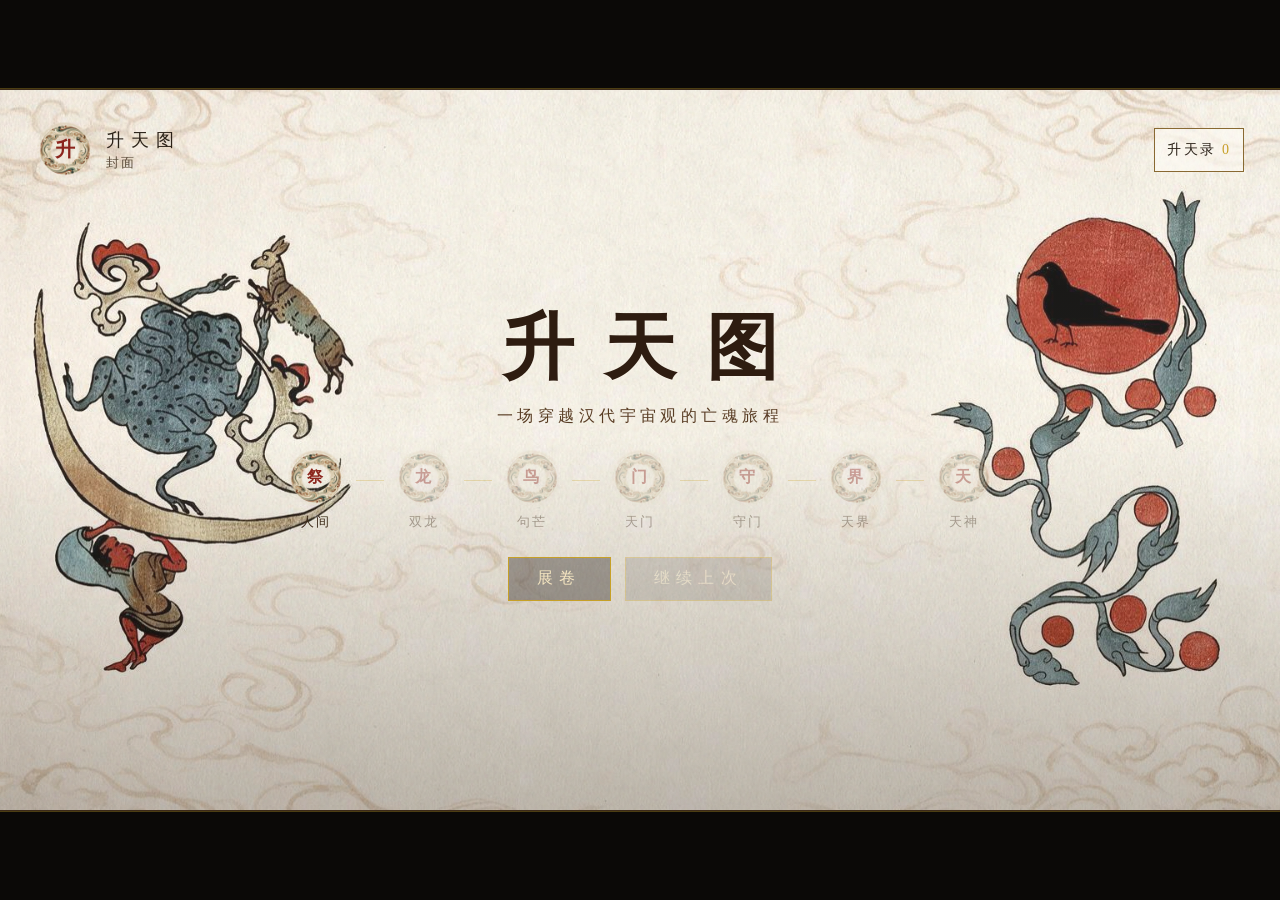
<file: index.html>
<!DOCTYPE html>
<html lang="zh-CN">
  <head>
    <meta charset="UTF-8" />
    <meta http-equiv="refresh" content="0; url=shengtian-tu/index.html" />
    <title>升天图</title>
    <script>
      location.replace("shengtian-tu/index.html");
    </script>
  </head>
  <body>
    <p><a href="shengtian-tu/index.html">打开《升天图》</a></p>
  </body>
</html>
</file>
<file: shengtian-tu/css/style.css>
:root {
  --ink: #2b2218;
  --ink-soft: #5a4a38;
  --cinnabar: #b3392b;
  --cinnabar-deep: #8d241c;
  --gold: #c9a227;
  --paper: #f4ead3;
  --paper-deep: #e6d5b0;
  --silk: #f8f1e0;
  --moon: #f7f0dc;
  --teal: #2f5d62;
  --shadow: rgba(43, 34, 24, 0.28);
}

* {
  box-sizing: border-box;
  margin: 0;
  padding: 0;
}

html,
body,
#app,
.game-container {
  width: 100%;
  height: 100%;
  overflow: hidden;
}

html {
  -webkit-text-size-adjust: 100%;
  text-size-adjust: 100%;
}

.game-container {
  position: relative;
  width: 100vw;
  height: 100vh;
  height: 100dvh;
  height: var(--vvh, 100dvh);
}

body {
  font-family: "Songti SC", "STSong", "Noto Serif SC", "SimSun", serif;
  color: var(--ink);
  background: #0b0907;
  overscroll-behavior: none;
}

button {
  font-family: inherit;
  cursor: pointer;
  border: 0;
  background: none;
  color: inherit;
  touch-action: manipulation;
}

.hidden {
  display: none !important;
}

.paper-grain {
  pointer-events: none;
  position: fixed;
  inset: 0;
  opacity: 0.08;
  background-image: url("data:image/svg+xml,%3Csvg viewBox='0 0 200 200' xmlns='http://www.w3.org/2000/svg'%3E%3Cfilter id='n'%3E%3CfeTurbulence type='fractalNoise' baseFrequency='.8' numOctaves='4' stitchTiles='stitch'/%3E%3C/filter%3E%3Crect width='100%25' height='100%25' filter='url(%23n)'/%3E%3C/svg%3E");
  mix-blend-mode: multiply;
  z-index: 8;
}

.letterbox {
  width: 100%;
  height: 100%;
  display: grid;
  place-items: center;
  background: #0b0907;
}

.game-stage,
.game-canvas {
  position: relative;
  width: min(100vw, calc(100dvh * 16 / 9));
  height: min(100dvh, calc(100vw * 9 / 16));
  overflow: hidden;
  background-color: #f3eee4;
  background-image: url("../assets/bg/xuan-paper.png");
  background-size: cover;
  background-position: center;
  box-shadow: 0 0 0 1px #3d2b1a, 0 0 0 2px rgba(201, 162, 39, 0.35);
}

.game-stage::before {
  content: "";
  position: absolute;
  inset: 0;
  z-index: 4;
  background: rgba(12, 9, 6, 0.4);
  opacity: 0;
  pointer-events: none;
  transition: opacity 0.85s ease;
}

.game-stage.is-dim::before {
  opacity: 1;
}

.hud {
  position: absolute;
  top: 0;
  left: 0;
  right: 0;
  z-index: 6;
  display: flex;
  align-items: center;
  justify-content: space-between;
  padding: max(2.4%, env(safe-area-inset-top, 0px)) max(2.8%, env(safe-area-inset-right, 0px)) 0
    max(2.8%, env(safe-area-inset-left, 0px));
  color: var(--moon);
  pointer-events: none;
}

.game-stage.is-paper .hud,
.game-stage.is-title .hud {
  color: var(--ink);
}

.game-stage.is-paper .chapter-title,
.game-stage.is-title .chapter-title {
  color: var(--ink-soft);
}

.game-stage.is-paper .hud-btn,
.game-stage.is-title .hud-btn {
  color: var(--ink);
  background: rgba(255, 252, 246, 0.72);
  border-color: #8a6a32;
}

.hud-left,
.hud-right,
.hud-btn {
  pointer-events: auto;
}

.hud-right {
  display: flex;
  align-items: center;
  gap: clamp(6px, 2vw, 10px);
}

.scroll-cue {
  position: absolute;
  right: 3.2%;
  top: 46%;
  z-index: 5;
  min-width: 44px;
  min-height: 44px;
  color: #f6e7c2;
  letter-spacing: 0.12em;
  font-size: clamp(18px, 5vw, 26px);
  text-shadow: 0 0 14px rgba(201, 162, 39, 0.7);
  animation: cue-blink 1.4s ease-in-out infinite;
}

@keyframes cue-blink {
  0%,
  100% {
    opacity: 0.22;
  }
  50% {
    opacity: 1;
  }
}

.end-cue {
  position: absolute;
  transform: translate(-50%, -50%);
  z-index: 4;
  min-width: 44px;
  min-height: 44px;
  color: #f6e7c2;
  letter-spacing: 0.14em;
  font-size: clamp(20px, 5vw, 28px);
  text-shadow: 0 0 16px rgba(201, 162, 39, 0.8);
  animation: cue-blink 1.4s ease-in-out infinite;
}

.hud-left {
  display: flex;
  align-items: center;
  gap: clamp(8px, 2.4vw, 12px);
}

.seal {
  width: clamp(48px, 9vw, 58px);
  height: clamp(48px, 9vw, 58px);
  min-width: 48px;
  min-height: 48px;
  display: grid;
  place-items: center;
  background: transparent url("../assets/icon/cloud-ring.png") center / contain no-repeat;
  color: #f3e2b8;
  font-size: clamp(15px, 4.4vw, 20px);
  font-weight: 700;
}

.game-stage.is-paper .seal,
.game-stage.is-title .seal {
  color: #8d241c;
}

.seal:hover:not(:disabled),
.seal:focus-visible:not(:disabled) {
  filter: drop-shadow(0 0 8px rgba(201, 162, 39, 0.45));
}

.seal.is-logo,
.seal:disabled {
  cursor: default;
}

.game-name {
  font-size: clamp(13px, 3.6vw, 18px);
  letter-spacing: 0.38em;
}

.chapter-title {
  margin-top: 2px;
  font-size: clamp(11px, 3vw, 13px);
  letter-spacing: 0.18em;
  color: #d8c8a4;
}

.hud-btn {
  border: 1px solid #c9a227;
  color: #f3e2b8;
  min-height: 44px;
  padding: 7px 12px;
  letter-spacing: 0.16em;
  font-size: clamp(12px, 3.2vw, 14px);
  background: rgba(28, 22, 16, 0.45);
}

.hud-btn span {
  color: var(--gold);
}

.scene-viewport {
  position: absolute;
  inset: 0;
  overflow: hidden;
  cursor: grab;
  touch-action: none;
  overscroll-behavior: none;
  user-select: none;
  -webkit-user-drag: none;
}

.scene-viewport::-webkit-scrollbar {
  display: none;
}

.scene-viewport.is-dragging {
  cursor: grabbing;
}

.scene-viewport.is-ready::after {
  content: "";
  position: absolute;
  top: 0;
  right: 0;
  width: 8%;
  height: 100%;
  pointer-events: none;
  background: linear-gradient(90deg, transparent, rgba(201, 162, 39, 0.28));
}

.scene-root {
  position: relative;
  height: 100%;
  width: 100%;
  background-size: 100% 100%;
  background-repeat: no-repeat;
  background-position: left center;
  transition: opacity 0.4s ease;
}

.scene-root.is-cover {
  background-size: cover;
  background-position: center center;
}

.scene-root.is-fitted {
  display: flex;
  justify-content: center;
  width: max-content;
  background: transparent;
}

.scene-stack {
  position: relative;
  flex: 0 0 auto;
  height: 100%;
}

.scene-art {
  position: absolute;
  inset: 0;
  pointer-events: none;
  -webkit-mask-image: url("../assets/fx/ink-edge-mask.png");
  mask-image: url("../assets/fx/ink-edge-mask.png");
  -webkit-mask-size: 100% 100%;
  mask-size: 100% 100%;
  -webkit-mask-repeat: no-repeat;
  mask-repeat: no-repeat;
  -webkit-mask-mode: luminance;
  mask-mode: luminance;
}

html.is-local-file .scene-art {
  -webkit-mask-image: none;
  mask-image: none;
}

.scene-hits {
  position: absolute;
  inset: 0;
  z-index: 5;
}

.scene-art-img {
  display: block;
  height: 100%;
  width: 100%;
  object-fit: fill;
  pointer-events: none;
  user-select: none;
  -webkit-user-drag: none;
  mix-blend-mode: multiply;
  filter: contrast(0.96) saturate(0.9);
}

.scene-root.is-leaving,
.scene-root.is-entering {
  opacity: 0;
}

.hotspot-wrap {
  position: absolute;
  z-index: 3;
  width: 64px;
  height: 64px;
  display: flex;
  align-items: center;
  justify-content: center;
  transform: translate(-50%, -50%);
}

.hotspot-orb {
  width: 64px;
  height: 64px;
  border-radius: 50%;
  background: transparent;
  border: 0;
  display: grid;
  place-items: center;
  z-index: 2;
  box-shadow: none;
}

.hotspot-orb img {
  width: 34px;
  height: 34px;
  filter: drop-shadow(0 1px 2px rgba(20, 12, 6, 0.35));
}

.hotspot-wrap:not(.is-found) .hotspot-orb:hover img,
.hotspot-wrap:not(.is-found) .hotspot-orb:focus-visible img {
  filter: drop-shadow(0 0 8px rgba(201, 162, 39, 0.75));
}

.hotspot-wrap.is-found .hotspot-orb,
.hotspot-wrap.is-glow .hotspot-orb,
.hotspot-wrap.is-done .hotspot-orb {
  background: #f7ecd0;
  border: 2px solid #e6d3a8;
  box-shadow: 0 2px 8px rgba(0, 0, 0, 0.18);
}

.hotspot-wrap.is-glow .hotspot-orb,
.hotspot-wrap.is-found.is-done .hotspot-orb {
  box-shadow:
    0 0 0 2px rgba(247, 236, 208, 0.9),
    0 0 16px 6px rgba(201, 162, 39, 0.55);
}

.inline-card,
.slip-card {
  position: absolute;
  width: 240px;
  min-height: 132px;
  padding: 16px 18px 16px;
  border: 2px solid #c4a46a;
  border-radius: 4px;
  background:
    linear-gradient(90deg, rgba(139, 90, 43, 0.12), transparent 10px),
    #fbf3dd;
  color: var(--ink);
  text-align: left;
  opacity: 0;
  pointer-events: none;
  z-index: 1;
  --card-shift: 0px;
  box-shadow: inset 0 0 0 1px rgba(122, 74, 34, 0.18);
  transition: transform 0.32s ease, opacity 0.32s ease;
}

.inline-card.card-below {
  top: calc(100% - 18px);
  left: 50%;
  padding-top: 32px;
  transform: translateX(calc(-50% + var(--card-shift))) scale(0.2);
  transform-origin: top center;
}

.inline-card.card-above {
  bottom: calc(100% - 18px);
  left: 50%;
  padding-bottom: 32px;
  transform: translateX(calc(-50% + var(--card-shift))) scale(0.2);
  transform-origin: bottom center;
}

.inline-card.card-right {
  left: calc(100% + 8px);
  top: 50%;
  transform: translateY(-50%) scale(0.2);
  transform-origin: left center;
}

.inline-card.card-left {
  right: calc(100% + 8px);
  top: 50%;
  transform: translateY(-50%) scale(0.2);
  transform-origin: right center;
}

.outline-hit {
  position: absolute;
  inset: 0;
  z-index: 1;
  padding: 0;
  min-width: 44px;
  min-height: 44px;
  background: transparent;
  cursor: pointer;
  border: 0;
  border-radius: inherit;
}

.hotspot-wrap.is-open,
.outline-hotspot.is-open {
  z-index: 7;
}

.hotspot-wrap.is-open .inline-card,
.outline-hotspot.is-open .inline-card {
  opacity: 1;
  pointer-events: auto;
}

.hotspot-wrap.is-open .inline-card.card-below,
.hotspot-wrap.is-open .inline-card.card-above,
.outline-hotspot.is-open .inline-card.card-below,
.outline-hotspot.is-open .inline-card.card-above {
  transform: translateX(calc(-50% + var(--card-shift))) scale(1);
}

.hotspot-wrap.is-open .inline-card.card-right,
.hotspot-wrap.is-open .inline-card.card-left,
.outline-hotspot.is-open .inline-card.card-right,
.outline-hotspot.is-open .inline-card.card-left {
  transform: translateY(-50%) scale(1);
}

.hotspot-wrap.is-hidden-actor {
  visibility: hidden;
}

.scene-root.is-banner-finale .hotspot-wrap:not([data-hotspot="banner"]) {
  opacity: 0.42;
  pointer-events: none;
}

.banner-stage {
  position: absolute;
  inset: 0;
  z-index: 9;
  pointer-events: none;
}

.banner-cluster {
  position: absolute;
  display: flex;
  flex-direction: column;
  align-items: center;
  gap: 10px;
  transform: translate(-50%, -50%);
  transition:
    left 2.8s cubic-bezier(0.33, 0.12, 0.2, 1),
    top 2.8s cubic-bezier(0.33, 0.12, 0.2, 1);
  pointer-events: auto;
  z-index: 2;
}

.banner-line {
  max-width: min(260px, 42vw);
  padding: 8px 12px;
  background: rgba(248, 241, 224, 0.94);
  border: 1px solid #c7b48a;
  box-shadow: 0 8px 18px rgba(0, 0, 0, 0.28);
  color: var(--ink);
  font-size: clamp(13px, 3.6vw, 15px);
  line-height: 1.7;
  letter-spacing: 0.08em;
  text-align: center;
  opacity: 0;
  transform: translateX(-16%);
  transition: opacity 0.5s ease, transform 2.8s ease;
}

.banner-stage.is-ready .banner-line {
  opacity: 1;
}

.banner-cluster.is-grown .banner-line {
  transform: translateX(0);
}

.banner-flag {
  width: 52px;
  height: 118px;
  object-fit: contain;
  filter: drop-shadow(0 4px 10px rgba(20, 12, 6, 0.45));
  transform-origin: 50% 0%;
  animation: banner-sway 2.6s ease-in-out infinite;
  transition: width 2.8s ease, height 2.8s ease;
}

.banner-cluster.is-grown .banner-flag {
  width: 108px;
  height: 248px;
}

.banner-cluster.is-leaving-right {
  opacity: 0.12;
  transition:
    left 2.8s ease-in,
    top 2.8s ease-in,
    opacity 2.8s ease-in;
}

.banner-choices {
  position: absolute;
  inset: 0;
  pointer-events: none;
}

.scene-choice.is-banner-side {
  pointer-events: auto;
  z-index: 4;
}

.scene-choice.is-left {
  left: 24%;
  top: 44%;
}

.scene-choice.is-right {
  left: 76%;
  top: 44%;
}

@keyframes banner-sway {
  0%,
  100% {
    transform: rotate(-5deg);
  }
  50% {
    transform: rotate(6deg);
  }
}

.transition-veil {
  position: absolute;
  inset: 0;
  z-index: 40;
  display: grid;
  place-items: center;
  background: #050403;
  opacity: 0;
  pointer-events: none;
  transition: opacity 0.7s ease;
}

.transition-veil.is-on {
  opacity: 1;
  pointer-events: auto;
}

.transition-panel {
  display: flex;
  flex-direction: column;
  align-items: center;
  gap: 28px;
  max-width: 72%;
}

.transition-text {
  max-width: none;
  color: #f0dfb4;
  letter-spacing: 0.2em;
  line-height: 2.05;
  text-align: center;
  white-space: pre-line;
  font-size: clamp(16px, 2.6vw, 22px);
  text-shadow: 0 0 18px rgba(201, 162, 39, 0.28);
  opacity: 0;
  transform: translateY(10px);
  transition: opacity 0.8s ease 0.22s, transform 0.8s ease 0.22s;
}

.transition-veil.is-on .transition-text {
  opacity: 1;
  transform: none;
}

.veil-continue {
  position: static;
  color: #f0dfb4;
  border-color: #c9a227;
}

.veil-continue:hover {
  background: #c9a227;
  color: #1a1410;
}

.ink-drown {
  position: absolute;
  inset: 0;
  z-index: 36;
  pointer-events: none;
}

.ink-drown.is-spreading,
.ink-drown.is-covered,
.ink-drown.is-black {
  pointer-events: auto;
}

.ink-wash {
  position: absolute;
  inset: 0;
  background: rgba(5, 4, 3, 0);
  transition: background 2.2s ease;
}

.ink-drown.is-spreading .ink-wash {
  background: rgba(5, 4, 3, 0.42);
}

.ink-drown.is-covered .ink-wash,
.ink-drown.is-black .ink-wash {
  background: #050403;
}

.ink-blots {
  position: absolute;
  inset: 0;
  overflow: hidden;
}

.ink-blots i {
  position: absolute;
  display: block;
  border-radius: 46% 54% 48% 52%;
  background: radial-gradient(circle at 38% 36%, #14110c 0%, #080705 58%, rgba(5, 4, 3, 0) 78%);
  transform: scale(0);
  opacity: 0.96;
  filter: blur(1.5px);
}

.ink-drown.is-spreading .ink-blots i {
  animation: ink-spread 2.15s cubic-bezier(0.18, 0.72, 0.2, 1) forwards;
}

.ink-blots i:nth-child(1) {
  left: 6%;
  top: 8%;
  width: 48%;
  height: 62%;
  animation-delay: 0.05s;
}

.ink-blots i:nth-child(2) {
  right: 2%;
  top: -6%;
  width: 52%;
  height: 70%;
  animation-delay: 0.18s;
}

.ink-blots i:nth-child(3) {
  left: 28%;
  top: 22%;
  width: 56%;
  height: 64%;
  animation-delay: 0.32s;
}

.ink-blots i:nth-child(4) {
  left: -8%;
  bottom: -10%;
  width: 58%;
  height: 60%;
  animation-delay: 0.12s;
}

.ink-blots i:nth-child(5) {
  right: -6%;
  bottom: 4%;
  width: 50%;
  height: 58%;
  animation-delay: 0.4s;
}

.ink-blots i:nth-child(6) {
  left: 38%;
  bottom: -8%;
  width: 44%;
  height: 52%;
  animation-delay: 0.55s;
}

.ink-blots i:nth-child(7) {
  left: 12%;
  top: 46%;
  width: 36%;
  height: 40%;
  animation-delay: 0.7s;
}

.ink-blots i:nth-child(8) {
  right: 18%;
  top: 36%;
  width: 34%;
  height: 42%;
  animation-delay: 0.48s;
}

.ink-blots i:nth-child(9) {
  left: 42%;
  top: -4%;
  width: 28%;
  height: 34%;
  animation-delay: 0.62s;
}

@keyframes ink-spread {
  0% {
    transform: scale(0.08);
    opacity: 0.2;
  }
  100% {
    transform: scale(2.7);
    opacity: 1;
  }
}

.ink-panel {
  position: relative;
  z-index: 2;
  height: 100%;
  display: flex;
  flex-direction: column;
  align-items: center;
  justify-content: center;
  gap: 28px;
  padding: 8% 10%;
  text-align: center;
}

.ink-text,
.ink-finale {
  max-width: 36em;
  color: #f0dfb4;
  letter-spacing: 0.18em;
  line-height: 2.1;
  font-size: clamp(15px, 2.4vw, 21px);
  text-shadow: 0 0 18px rgba(201, 162, 39, 0.28);
  opacity: 0;
  transform: translateY(10px);
  transition: opacity 0.7s ease, transform 0.7s ease;
}

.ink-text.is-on,
.ink-finale.is-on {
  opacity: 1;
  transform: none;
}

.ink-finale {
  letter-spacing: 0.42em;
  font-size: clamp(20px, 3.4vw, 30px);
}

.game-stage.is-ink-drown .scene-root,
.game-stage.is-ink-drown .hud,
.game-stage.is-ink-drown .dialogue,
.game-stage.is-ink-drown .banner-stage,
.game-stage.is-ink-drown .path-stage,
.game-stage.is-ink-drown .memory-toast {
  opacity: 0;
  transition: opacity 2.2s ease;
  pointer-events: none;
}

.scene-root.is-void {
  background: #050403;
}

.game-stage.is-ending .hud {
  opacity: 0;
  pointer-events: none;
}

.ending-card {
  position: absolute;
  inset: 0;
  display: flex;
  flex-direction: column;
  align-items: center;
  justify-content: center;
  gap: 36px;
  text-align: center;
  color: #f0dfb4;
  z-index: 8;
}

.ending-line {
  max-width: 16em;
  letter-spacing: 0.22em;
  font-size: clamp(18px, 3.4vw, 30px);
  line-height: 1.8;
  text-indent: 0;
}

.ending-back {
  min-height: 44px;
  padding: 8px 22px;
  border: 1px solid rgba(201, 162, 39, 0.55);
  color: #e6d3a8;
  letter-spacing: 0.32em;
  background: transparent;
}

.ending-back:hover,
.ending-back:focus-visible {
  background: rgba(201, 162, 39, 0.16);
}

.memory-row {
  display: none;
}

.inline-title {
  font-size: clamp(16px, 4.4vw, 20px);
  letter-spacing: 0.16em;
  margin-bottom: 8px;
}

.inline-body {
  font-size: clamp(13px, 3.6vw, 15px);
  line-height: 1.7;
  color: var(--ink-soft);
}

.knowledge-sheet {
  position: absolute;
  inset: 0;
  z-index: 28;
  display: grid;
  place-items: end center;
  padding: max(64px, env(safe-area-inset-top, 0px)) 5vw
    max(22vh, calc(env(safe-area-inset-bottom, 0px) + 148px));
  pointer-events: none;
}

.knowledge-sheet.is-open {
  pointer-events: auto;
}

.knowledge-backdrop {
  position: absolute;
  inset: 0;
  border: 0;
  background: rgba(12, 9, 6, 0.28);
  pointer-events: auto;
}

.knowledge-sheet .inline-card.is-sheet {
  position: relative;
  left: auto;
  top: auto;
  right: auto;
  bottom: auto;
  width: min(90vw, 360px);
  max-height: min(46dvh, 360px);
  min-height: 0;
  overflow: auto;
  -webkit-overflow-scrolling: touch;
  opacity: 0;
  transform: translateY(12px) scale(0.96);
  transform-origin: center bottom;
  pointer-events: auto;
  z-index: 1;
  padding: clamp(14px, 4vw, 18px);
}

.knowledge-sheet.is-open .inline-card.is-sheet {
  opacity: 1;
  transform: none;
}

.scene-root.is-locked .hotspot-wrap:not(.is-faint-glow):not(.is-fork):not(.is-station) {
  opacity: 0.4;
  pointer-events: none;
}

.scene-choice {
  position: absolute;
  transform: translate(-50%, -50%) rotate(-1.2deg);
  display: flex;
  flex-direction: column;
  align-items: center;
  min-width: 132px;
  min-height: 36px;
  max-width: 196px;
  text-align: center;
  padding: 0;
  background: transparent;
  border: 0;
  box-shadow: none;
  color: var(--ink);
  letter-spacing: 0.08em;
  font-size: clamp(11px, 2.8vw, 13px);
  z-index: 3;
  opacity: 0;
  pointer-events: none;
}

.scene-choice .choice-copy {
  position: relative;
  z-index: 0;
  box-sizing: border-box;
  width: 100%;
  padding: 6px 10px;
  background: #f3ead4;
  background-clip: border-box;
  border: 10px solid #f3ead4;
  border-image-source: url("../assets/ui/choice-frame.png");
  border-image-slice: 70 96 70 96;
  border-image-width: 10px 12px;
  border-image-outset: 0;
  border-image-repeat: stretch;
  box-shadow: 0 8px 16px rgba(0, 0, 0, 0.18);
}

.scene-choice.is-shown {
  opacity: 1;
  pointer-events: auto;
  animation: choice-in 0.5s ease;
}

.scene-choice small {
  display: block;
  margin-top: 6px;
  color: var(--ink-soft);
  font-size: 12px;
}

.scene-choice:nth-of-type(even) {
  transform: translate(-50%, -50%) rotate(1.4deg);
}

.scene-choice:hover .choice-copy,
.scene-choice:focus-visible .choice-copy {
  background: #f3e3c2;
}

@keyframes choice-in {
  from {
    opacity: 0;
    transform: translate(-50%, calc(-50% + 10px));
  }
  to {
    opacity: 1;
    transform: translate(-50%, -50%);
  }
}

.home-panel {
  width: min(88%, 860px);
}

.home-panel h1 {
  font-size: clamp(28px, 9cqh, 72px);
  letter-spacing: 0.42em;
  text-indent: 0.42em;
  color: #2e1c10;
  text-shadow: 0 1px 0 rgba(255, 250, 240, 0.7);
}

.home-panel > p {
  margin: 10px 0 22px;
  letter-spacing: 0.28em;
  color: #5a3d24;
}

@container painting (max-height: 360px) {
  .home-panel > p {
    margin: 4px 0 8px;
    font-size: 11px;
    letter-spacing: 0.16em;
  }

  .level-path {
    margin-bottom: 8px;
  }

  .level-node {
    min-width: 44px;
    gap: 2px;
    font-size: 11px;
  }

  .level-mark {
    width: 36px;
    height: 36px;
    font-size: 12px;
  }

  .level-line {
    width: 12px;
    margin: 0 2px 10px;
  }

  .start-btn {
    padding: 5px 12px;
    letter-spacing: 0.22em;
    font-size: 12px;
  }
}

.level-path {
  display: flex;
  align-items: center;
  justify-content: center;
  gap: 0;
  margin: 0 auto 26px;
  flex-wrap: wrap;
}

.level-node {
  display: flex;
  flex-direction: column;
  align-items: center;
  gap: 6px;
  min-width: 72px;
  color: #3d2a18;
  letter-spacing: 0.16em;
}

.level-mark {
  width: 58px;
  height: 58px;
  display: grid;
  place-items: center;
  background: transparent url("../assets/icon/cloud-ring.png") center / contain no-repeat;
  color: #8d241c;
  font-size: 16px;
  font-weight: 700;
}

.level-node.is-locked {
  opacity: 0.38;
  cursor: default;
}

.level-node.is-open:hover .level-mark,
.level-node.is-current .level-mark {
  color: #6b1610;
  filter: drop-shadow(0 0 8px rgba(201, 162, 39, 0.45));
}

.level-line {
  width: 28px;
  height: 1px;
  margin: 0 4px 18px;
  background: rgba(201, 162, 39, 0.28);
}

.level-line.is-open {
  background: #c9a227;
}

.home-actions {
  display: flex;
  justify-content: center;
  gap: 14px;
  flex-wrap: wrap;
}

.dialogue {
  position: absolute;
  left: 14%;
  right: 14%;
  bottom: max(7.4%, calc(env(safe-area-inset-bottom, 0px) + 12px));
  z-index: 6;
  width: auto;
  height: auto;
  background:
    linear-gradient(180deg, rgba(255, 252, 246, 0.78), rgba(244, 234, 211, 0.86)),
    url("../assets/bg/xuan-paper.png");
  background-size: auto, 280px;
  border: 1px solid #c7b48a;
  box-shadow: 0 10px 28px var(--shadow);
  padding: 12px 18px 14px;
}

.speaker {
  display: inline-block;
  color: var(--cinnabar-deep);
  letter-spacing: 0.24em;
  font-size: clamp(12px, 3.2vw, 13px);
  border-bottom: 1px solid var(--gold);
  padding-bottom: 2px;
  margin-bottom: 6px;
}

.dialogue-text {
  line-height: 1.75;
  font-size: clamp(14px, 4vw, 16px);
  color: var(--ink);
  padding-right: 52px;
  white-space: pre-line;
}

.continue-btn {
  position: absolute;
  right: 12px;
  bottom: 10px;
  width: 44px;
  height: 44px;
  min-width: 44px;
  min-height: 44px;
  border: 1px solid var(--cinnabar);
  color: var(--cinnabar);
  background: transparent;
  font-size: clamp(14px, 3.6vw, 16px);
}

.continue-btn:hover {
  background: var(--cinnabar);
  color: var(--silk);
}

.ink-drown .continue-btn {
  position: static;
  width: auto;
  height: auto;
  padding: 8px 22px;
  border-color: #c9a227;
  color: #f0dfb4;
}

.modal {
  position: fixed;
  inset: 0;
  z-index: 20;
  display: grid;
  place-items: center;
  padding: max(16px, env(safe-area-inset-top, 0px)) max(16px, env(safe-area-inset-right, 0px))
    max(16px, env(safe-area-inset-bottom, 0px)) max(16px, env(safe-area-inset-left, 0px));
}

.modal-backdrop {
  position: absolute;
  inset: 0;
  background: rgba(16, 12, 8, 0.62);
}

.atlas-panel {
  position: relative;
  width: min(520px, 90vw);
  max-height: min(80dvh, calc(100dvh - 32px));
  overflow: auto;
  -webkit-overflow-scrolling: touch;
  background: linear-gradient(180deg, #fbf4e3 0%, #ead7ae 100%);
  border: 2px solid #8a6a32;
  box-shadow: 0 0 0 8px rgba(248, 241, 224, 0.08), 0 20px 50px rgba(0, 0, 0, 0.4);
  padding: 28px 28px 24px;
}

.stamp-btn {
  border: 1px solid var(--cinnabar);
  color: var(--cinnabar-deep);
  min-height: 44px;
  padding: 8px 18px;
  letter-spacing: 0.28em;
  font-size: clamp(13px, 3.6vw, 15px);
}

.stamp-btn:hover {
  background: var(--cinnabar);
  color: var(--silk);
}

.atlas-head h2 {
  letter-spacing: 0.28em;
  font-size: clamp(18px, 5vw, 24px);
  margin-bottom: 8px;
}

.atlas-empty,
.atlas-list {
  margin: 12px 0 18px;
}

.atlas-list {
  list-style: none;
  display: grid;
  gap: 10px;
  max-height: 42dvh;
  overflow: auto;
}

.atlas-list li {
  padding: 10px 12px;
  background: rgba(255, 255, 255, 0.35);
  border: 1px solid #c7b48a;
}

.atlas-list strong {
  display: block;
  letter-spacing: 0.16em;
  margin-bottom: 4px;
}

.atlas-list p {
  font-size: 13px;
  line-height: 1.7;
  color: var(--ink-soft);
}

.title-layer {
  position: absolute;
  inset: 0;
  display: grid;
  place-items: center;
  text-align: center;
  color: #3d2a18;
  background: linear-gradient(
    180deg,
    rgba(248, 241, 228, 0.08) 0%,
    rgba(248, 241, 228, 0.12) 48%,
    rgba(42, 28, 16, 0.28) 100%
  );
}

.start-btn {
  min-height: 44px;
  padding: 10px 28px;
  border: 1px solid var(--gold);
  color: #f6e7c2;
  letter-spacing: 0.4em;
  font-size: clamp(14px, 3.8vw, 16px);
  background: rgba(20, 14, 10, 0.35);
  text-decoration: none;
  display: inline-grid;
  place-items: center;
}

.start-btn-ghost {
  opacity: 0.92;
}

.start-btn:hover:not(:disabled) {
  background: var(--cinnabar);
  border-color: var(--cinnabar);
}

.start-btn:disabled {
  opacity: 0.35;
  cursor: default;
}

.debug-panel {
  position: fixed;
  left: max(12px, env(safe-area-inset-left, 0px));
  bottom: max(12px, env(safe-area-inset-bottom, 0px));
  z-index: 30;
  display: flex;
  flex-wrap: wrap;
  gap: 6px;
  align-items: center;
  padding: 8px 10px;
  background: rgba(20, 14, 10, 0.86);
  border: 1px solid #c9a227;
  color: #f3e2b8;
  font-size: 12px;
  letter-spacing: 0.08em;
}

.debug-panel select,
.debug-panel button {
  color: #2b2218;
  background: #f4ead3;
  padding: 3px 8px;
}

.scene-root.is-dusk:not(.is-fitted)::before,
.scene-root.is-night:not(.is-fitted)::before,
.scene-root.is-ghost:not(.is-fitted)::before,
.scene-root.is-dusk .scene-art::before,
.scene-root.is-night .scene-art::before,
.scene-root.is-feast .scene-art::before,
.scene-root.is-ghost .scene-art::before {
  content: "";
  position: absolute;
  inset: 0;
  pointer-events: none;
  z-index: 1;
}

.scene-root.is-dusk:not(.is-fitted)::before,
.scene-root.is-dusk .scene-art::before {
  background: linear-gradient(180deg, rgba(92, 42, 18, 0.28), rgba(28, 12, 8, 0.4));
}

.scene-root.is-feast .scene-art::before {
  background: linear-gradient(180deg, rgba(92, 42, 18, 0.04), rgba(28, 12, 8, 0.06));
}

.scene-root.is-night:not(.is-fitted)::before,
.scene-root.is-night .scene-art::before {
  background: linear-gradient(180deg, rgba(8, 10, 28, 0.45), rgba(4, 6, 16, 0.62));
}

.scene-root.is-ghost:not(.is-fitted)::before,
.scene-root.is-ghost .scene-art::before {
  background: radial-gradient(ellipse at 50% 40%, transparent 30%, rgba(4, 2, 8, 0.45) 100%);
}

.hotspot-wrap.is-faint-glow,
.hotspot-wrap.is-faint-glow .hotspot-orb {
  width: 108px;
  height: 108px;
}

.hotspot-wrap.is-faint-glow .hotspot-orb,
.hotspot-wrap.is-faint-glow.is-found .hotspot-orb,
.hotspot-wrap.is-faint-glow.is-done .hotspot-orb,
.hotspot-wrap.is-faint-glow.is-glow .hotspot-orb {
  background: transparent;
  border: 0;
  box-shadow: none;
  cursor: pointer;
}

.faint-pulse {
  display: block;
  width: 42px;
  height: 42px;
  border-radius: 50%;
  background: radial-gradient(circle, rgba(247, 236, 208, 0.9) 0%, rgba(232, 213, 163, 0.35) 42%, transparent 74%);
  animation: faint-pulse 2.6s ease-in-out infinite;
  pointer-events: none;
}

.hotspot-wrap.is-faint-glow.is-found .faint-pulse {
  opacity: 0.4;
}

.hotspot-wrap.is-bi-disc,
.hotspot-wrap.is-bi-disc .hotspot-orb {
  width: min(22vmin, 176px);
  height: min(22vmin, 176px);
}

.hotspot-wrap.is-bi-disc .hotspot-orb {
  border-radius: 50%;
  box-shadow:
    inset 0 0 0 1px rgba(201, 162, 39, 0.35),
    0 0 0 1px rgba(247, 236, 208, 0.25);
}

.hotspot-wrap.is-bi-disc .faint-pulse {
  width: 86%;
  height: 86%;
  background: radial-gradient(
    circle,
    rgba(247, 236, 208, 0.28) 0%,
    rgba(201, 162, 39, 0.22) 38%,
    rgba(201, 162, 39, 0.1) 58%,
    transparent 74%
  );
  animation: bi-pulse 2.8s ease-in-out infinite;
}

.hotspot-wrap.is-bi-disc.is-found .faint-pulse,
.hotspot-wrap.is-bi-disc.is-done .faint-pulse {
  opacity: 0.35;
}

@keyframes bi-pulse {
  0%,
  100% {
    transform: scale(0.92);
    opacity: 0.55;
    filter: drop-shadow(0 0 8px rgba(201, 162, 39, 0.35));
  }
  50% {
    transform: scale(1.06);
    opacity: 1;
    filter: drop-shadow(0 0 18px rgba(243, 213, 140, 0.7));
  }
}

@keyframes faint-pulse {
  0%,
  100% {
    transform: scale(0.78);
    opacity: 0.5;
    filter: drop-shadow(0 0 6px rgba(232, 213, 163, 0.4));
  }
  50% {
    transform: scale(1.35);
    opacity: 1;
    filter: drop-shadow(0 0 22px rgba(232, 213, 163, 0.95));
  }
}

.hotspot-fx {
  position: absolute;
  inset: -18px;
  pointer-events: none;
  border-radius: 50%;
  opacity: 0;
}

.hotspot-wrap.fx-weep img {
  animation: weep 0.9s ease;
}

.hotspot-wrap.fx-chime .hotspot-fx {
  box-shadow: 0 0 0 2px rgba(201, 162, 39, 0.7);
  animation: ring 1s ease;
  opacity: 1;
}

.hotspot-wrap.fx-feast .hotspot-orb {
  animation: feast 1s ease;
}

.outline-hotspot {
  position: absolute;
  z-index: 5;
  transform: translate(-50%, -50%);
  padding: 0;
  min-width: 44px;
  min-height: 44px;
  background: transparent;
  cursor: pointer;
  border-radius: inherit;
}

.outline-hotspot.is-guide {
  box-shadow: none;
}

.outline-hotspot.is-guide::before {
  content: "";
  position: absolute;
  inset: 8%;
  border-radius: inherit;
  pointer-events: none;
  box-shadow:
    0 0 0 1px rgba(243, 213, 140, 0.45),
    0 0 18px rgba(201, 162, 39, 0.4);
  animation: xw-zhi-ring 1.8s ease-in-out infinite;
}

.outline-hotspot.is-front-glow {
  z-index: 6;
  box-shadow: none;
  overflow: visible;
}

.outline-hotspot.is-front-glow::after {
  display: none;
}

.front-glow-dot {
  position: absolute;
  left: 50%;
  top: var(--glow-top, 40%);
  z-index: 8;
  width: 22px;
  height: 22px;
  transform: translate(-50%, -50%);
  border-radius: 50%;
  pointer-events: none;
  background: radial-gradient(
    circle,
    #fffef6 0%,
    #ffe08a 30%,
    #d4a017 58%,
    transparent 76%
  );
  box-shadow:
    0 0 0 1px rgba(90, 48, 12, 0.28),
    0 0 14px 5px rgba(255, 210, 80, 0.88);
  animation: envoy-spark 1.35s ease-in-out infinite;
}

@keyframes envoy-spark {
  0%,
  100% {
    opacity: 0.62;
    transform: translate(-50%, -50%) scale(0.9);
  }
  50% {
    opacity: 1;
    transform: translate(-50%, -50%) scale(1.18);
  }
}

@keyframes bird-front-flicker {
  0%,
  100% {
    opacity: 0.35;
    filter: drop-shadow(0 0 3px rgba(247, 236, 208, 0.35));
  }
  50% {
    opacity: 0.85;
    filter: drop-shadow(0 0 8px rgba(247, 236, 208, 0.7));
  }
}

.outline-hotspot.is-bare:not(.is-guide):not(.is-front-glow) {
  box-shadow: none;
  border: 0;
}

.outline-name {
  position: absolute;
  left: 50%;
  top: calc(100% + 4px);
  transform: translateX(-50%);
  padding: 2px 8px;
  letter-spacing: 0.22em;
  font-size: clamp(12px, 3.2vw, 13px);
  color: var(--ink);
  background: rgba(251, 243, 221, 0.92);
  border: 1px solid #8a6a32;
  white-space: nowrap;
  opacity: 0;
  pointer-events: none;
}

.outline-hotspot:hover .outline-name,
.outline-hotspot:focus-visible .outline-name,
.outline-hotspot.is-found .outline-name {
  opacity: 1;
}

.hotspot-wrap.is-actor .hotspot-orb,
.hotspot-wrap.is-actor.is-found .hotspot-orb,
.hotspot-wrap.is-actor.is-glow .hotspot-orb,
.hotspot-wrap.is-actor.is-done .hotspot-orb {
  background: transparent;
  border: 0;
  box-shadow: none;
}

.hotspot-wrap.is-actor .hotspot-orb img {
  width: 46px;
  height: 104px;
  object-fit: contain;
}

.hotspot-wrap.is-station {
  width: 110px;
  height: 110px;
  z-index: 5;
}

.hotspot-wrap.is-station .hotspot-orb {
  width: 88px;
  height: 88px;
}

.station-name {
  position: absolute;
  left: 50%;
  top: calc(100% + 4px);
  transform: translateX(-50%);
  padding: 3px 10px;
  letter-spacing: 0.28em;
  font-size: clamp(12px, 3.4vw, 14px);
  color: #f7ecd0;
  background: rgba(20, 12, 8, 0.55);
  border: 1px solid #c9a227;
  white-space: nowrap;
  pointer-events: none;
}

.listen-row {
  display: flex;
  justify-content: center;
  gap: 16px;
  padding: 8px 0 4px;
}

.rite-token.is-listen {
  width: 96px;
  min-height: 110px;
  padding: 12px 8px;
}

.rite-token.is-listen img {
  width: 48px;
  height: 48px;
}

.rite-token.is-heard {
  outline: 2px solid var(--gold);
  background: #f3e2b8;
}

.culture-slip {
  width: min(90vw, 560px);
  max-height: min(70dvh, 100%);
  overflow: auto;
  -webkit-overflow-scrolling: touch;
  padding: 22px 24px 20px;
  background:
    linear-gradient(90deg, rgba(139, 90, 43, 0.14), transparent 14px),
    #fbf3dd;
  border: 2px solid #8a6a32;
  box-shadow: 0 16px 36px rgba(0, 0, 0, 0.35);
  pointer-events: auto;
  z-index: 8;
}

.culture-mark,
.culture-symbol {
  color: var(--ink-soft);
  letter-spacing: 0.12em;
  font-size: 13px;
}

.culture-slip h3 {
  margin: 6px 0 8px;
  letter-spacing: 0.18em;
  font-size: clamp(16px, 5vw, 22px);
}

.culture-body {
  margin: 12px 0 18px;
  line-height: 1.85;
  font-size: clamp(13px, 3.8vw, 15px);
  color: var(--ink);
}

.culture-slip.is-dismissible {
  cursor: pointer;
}

.culture-hint {
  margin: 0;
  letter-spacing: 0.16em;
  font-size: 13px;
  color: var(--ink-soft);
  text-align: center;
}

.rite-layer.is-card {
  pointer-events: auto;
}

.hotspot-wrap.is-scattered.is-calling .hotspot-orb {
  background: transparent;
  border: 0;
  box-shadow: none;
  animation: none;
}

.hotspot-wrap.is-scattered .hotspot-orb img {
  transform: rotate(-16deg);
  filter: drop-shadow(0 0 6px rgba(243, 197, 107, 0.7));
}

.scatter {
  position: absolute;
  inset: 0;
  pointer-events: none;
}

.scatter-bit {
  position: absolute;
  left: 50%;
  top: 50%;
  width: 30px;
  height: 30px;
  object-fit: contain;
  transform: translate(calc(-50% + var(--dx)), calc(-50% + var(--dy))) rotate(var(--rot));
  filter: drop-shadow(0 0 5px rgba(243, 197, 107, 0.75));
  animation: scatter-glow 1.5s ease-in-out infinite;
}

@keyframes scatter-glow {
  0%,
  100% {
    filter: drop-shadow(0 0 3px rgba(243, 197, 107, 0.45));
  }
  50% {
    filter: drop-shadow(0 0 8px rgba(243, 197, 107, 0.95));
  }
}

.hotspot-wrap.is-tidied .scatter {
  opacity: 0;
}

.hotspot-wrap.is-tidied .hotspot-orb img {
  transform: none;
  filter: none;
  opacity: 0.55;
}

.hotspot-wrap.is-calling .hotspot-orb {
  background: #f7ecd0;
  border: 2px solid #e6d3a8;
  animation: call-pulse 1.2s ease-in-out infinite;
}

@keyframes call-pulse {
  0%,
  100% {
    box-shadow: 0 0 0 2px rgba(247, 236, 208, 0.5);
  }
  50% {
    box-shadow: 0 0 0 6px rgba(201, 162, 39, 0.55), 0 0 18px 8px rgba(201, 162, 39, 0.4);
  }
}

.hotspot-wrap.fx-ink .hotspot-fx {
  background: radial-gradient(circle, rgba(43, 34, 24, 0.45), transparent 70%);
  animation: ink 1.1s ease-out;
  opacity: 1;
}

@keyframes weep {
  0%,
  100% {
    transform: translateY(0);
  }
  40% {
    transform: translateY(3px);
  }
}

@keyframes ring {
  from {
    transform: scale(0.4);
    opacity: 0.8;
  }
  to {
    transform: scale(1.8);
    opacity: 0;
  }
}

@keyframes feast {
  0%,
  100% {
    filter: drop-shadow(0 0 0 transparent);
  }
  40% {
    filter: drop-shadow(0 0 10px #f3c56b);
  }
}

@keyframes ink {
  from {
    transform: scale(0.2);
    opacity: 0.7;
  }
  to {
    transform: scale(2.2);
    opacity: 0;
  }
}

.explore-dots {
  display: flex;
  align-items: center;
  gap: 6px;
  min-height: 10px;
}

.explore-dots[hidden] {
  display: none;
}

.explore-dot {
  width: 8px;
  height: 8px;
  border-radius: 50%;
  background: rgba(243, 226, 184, 0.22);
  box-shadow: inset 0 0 0 1px rgba(201, 162, 39, 0.45);
}

.explore-dot.is-lit {
  background: #e8c56a;
  box-shadow: 0 0 6px rgba(232, 197, 106, 0.85);
}

.game-stage.is-paper .explore-dot {
  background: rgba(80, 56, 28, 0.16);
  box-shadow: inset 0 0 0 1px rgba(138, 106, 50, 0.4);
}

.game-stage.is-paper .explore-dot.is-lit {
  background: #8d241c;
  box-shadow: 0 0 6px rgba(141, 36, 28, 0.45);
}

.memory-row {
  display: none;
}

.memory-seal {
  width: 22px;
  height: 22px;
  display: grid;
  place-items: center;
  border: 1px solid var(--cinnabar);
  color: #f3d0c4;
  font-size: 12px;
  background: rgba(141, 36, 28, 0.45);
}

.memory-toast {
  position: absolute;
  top: 14%;
  left: 50%;
  z-index: 12;
  transform: translate(-50%, -8px);
  padding: 8px 18px;
  letter-spacing: 0.2em;
  color: var(--cinnabar-deep);
  background: rgba(251, 243, 221, 0.94);
  border: 1px solid var(--cinnabar);
  opacity: 0;
  pointer-events: none;
}

.memory-toast.is-on {
  opacity: 1;
  transform: translate(-50%, 0);
  transition: opacity 0.35s ease, transform 0.35s ease;
}

.path-stage {
  position: absolute;
  left: 6%;
  right: 6%;
  bottom: 22%;
  z-index: 25;
  display: flex;
  flex-wrap: wrap;
  justify-content: space-between;
  align-items: flex-end;
  gap: 10px 0;
  pointer-events: none;
}

.path-title {
  width: 100%;
  margin-bottom: 4px;
  text-align: center;
  color: #f7ecd0;
  letter-spacing: 0.32em;
  font-size: clamp(14px, 4vw, 16px);
  text-shadow: 0 2px 10px rgba(0, 0, 0, 0.65);
}

.path-emblem {
  pointer-events: auto;
  cursor: pointer;
  position: relative;
  display: flex;
  flex-direction: column;
  align-items: stretch;
  justify-content: flex-end;
  gap: 0;
  flex: 0 0 44%;
  width: 44%;
  max-width: none;
  min-height: 36px;
  padding: 0;
  color: #f7ecd0;
  letter-spacing: 0.08em;
  z-index: 26;
}

.path-emblem:only-child {
  margin: 0 auto;
}

.path-art {
  width: 72px;
  height: 88px;
  background-repeat: no-repeat;
  background-position: center;
  background-size: contain;
  filter: drop-shadow(0 6px 12px rgba(0, 0, 0, 0.4));
}

.path-emblem.is-lantern .path-art {
  background-image: url("../assets/icon/candle.svg");
  animation: lantern-glow 1.8s ease-in-out infinite;
}

.path-emblem.is-banner .path-art {
  width: 68px;
  height: 156px;
  background-image: url("../assets/icon/banner.png?v=t-banner1");
  background-color: transparent;
  animation: banner-sway 2.6s ease-in-out infinite;
  transform-origin: 50% 0%;
}

.path-emblem.is-forward .path-art {
  background-image: url("../assets/icon/dragon.svg");
  animation: lantern-glow 2.2s ease-in-out infinite;
}

.path-emblem.is-tail .path-art {
  background-image: url("../assets/icon/dragon.svg");
  transform: scaleX(-1) rotate(18deg);
  filter: brightness(0.72) drop-shadow(0 6px 12px rgba(0, 0, 0, 0.4));
}

.path-emblem.is-eat .path-art {
  background-image: url("../assets/icon/lingzhi.svg");
  animation: lantern-glow 1.8s ease-in-out infinite;
}

.path-emblem.is-refuse .path-art {
  background-image: url("../assets/icon/void-seal.svg");
}

.path-emblem.is-help .path-art {
  background-image: url("../assets/icon/lishi.svg");
}

.path-emblem.is-avoid .path-art {
  background-image: url("../assets/icon/lishi.svg");
  opacity: 0.55;
  filter: grayscale(0.45) drop-shadow(0 6px 12px rgba(0, 0, 0, 0.4));
}

.path-emblem.is-listen .path-art {
  background-image: url("../assets/icon/bird.svg");
  animation: lantern-glow 2.2s ease-in-out infinite;
}

.path-emblem.is-kill .path-art {
  background-image: url("../assets/icon/wilt.svg");
  filter: brightness(0.85) drop-shadow(0 6px 12px rgba(0, 0, 0, 0.4));
}

.path-emblem.is-offer .path-art {
  background-image: url("../assets/icon/jade.svg");
  animation: lantern-glow 1.8s ease-in-out infinite;
}

.path-emblem.is-refuse .path-art {
  background-image: url("../assets/icon/void-seal.svg");
}

.path-emblem.is-forward .path-art {
  background-image: url("../assets/icon/dragon.svg");
  animation: lantern-glow 2.2s ease-in-out infinite;
}

.path-words {
  position: relative;
  z-index: 0;
  box-sizing: border-box;
  width: 100%;
  min-height: 100%;
  padding: 6px 10px;
  color: var(--ink);
  font-size: clamp(11px, 2.6vw, 13px);
  line-height: 1.5;
  letter-spacing: 0.06em;
  text-align: center;
  background: #f3ead4;
  background-clip: border-box;
  border: 10px solid #f3ead4;
  border-image-source: url("../assets/ui/choice-frame.png");
  border-image-slice: 70 96 70 96;
  border-image-width: 10px 12px;
  border-image-outset: 0;
  border-image-repeat: stretch;
}

.path-emblem:hover .path-words,
.path-emblem:focus-visible .path-words {
  background: #f3e3c2;
}

@keyframes lantern-glow {
  0%,
  100% {
    filter: drop-shadow(0 0 4px #f3c56b);
  }
  50% {
    filter: drop-shadow(0 0 14px #f3c56b);
  }
}

.rite-layer {
  position: absolute;
  left: 8%;
  right: 8%;
  top: 16%;
  bottom: 20%;
  z-index: 7;
  display: grid;
  place-items: center;
  pointer-events: none;
}

.rite-layer.is-over-finale {
  inset: 0;
  left: 0;
  right: 0;
  top: 0;
  bottom: 0;
  z-index: 42;
  pointer-events: auto;
  padding: 6vh 5vw;
}

.rite-board {
  pointer-events: auto;
  width: min(100%, 640px);
  padding: 16px 18px 18px;
  background: linear-gradient(180deg, rgba(251, 243, 221, 0.94), rgba(230, 213, 176, 0.92));
  border: 1px solid #8a6a32;
  box-shadow: 0 12px 28px rgba(0, 0, 0, 0.28);
}

.rite-head h3 {
  letter-spacing: 0.28em;
  font-size: clamp(16px, 4.4vw, 20px);
}

.rite-head p {
  margin: 4px 0 12px;
  color: var(--ink-soft);
  letter-spacing: 0.08em;
}

.rite-slots {
  display: flex;
  gap: 10px;
  justify-content: center;
  min-height: 88px;
  margin-bottom: 14px;
  padding: 10px;
  border: 1px dashed #8a6a32;
  background: rgba(255, 255, 255, 0.28);
}

.rite-slot {
  width: 86px;
  height: 72px;
  border: 1px solid #c7b48a;
  background: rgba(247, 236, 208, 0.45);
}

.rite-tray {
  display: flex;
  flex-wrap: wrap;
  justify-content: center;
  gap: 10px;
}

.rite-token {
  display: flex;
  flex-direction: column;
  align-items: center;
  gap: 4px;
  width: 76px;
  min-height: 44px;
  padding: 6px 4px;
  background: #f7ecd0;
  border: 1px solid #c4a46a;
  touch-action: none;
}

.rite-token img {
  width: 32px;
  height: 32px;
}

.rite-token.is-dragging {
  z-index: 5;
  opacity: 0.92;
}

.rite-token.is-placed {
  width: 100%;
  height: 100%;
  border: 0;
  background: transparent;
}

.rite-board.is-done {
  outline: 2px solid var(--gold);
}

.atlas-memories {
  list-style: none;
  display: flex;
  flex-wrap: wrap;
  gap: 8px;
  margin: 8px 0 12px;
}

.memory-chip {
  width: calc(50% - 4px);
  padding: 8px 10px;
  background: rgba(179, 57, 43, 0.08);
  border: 1px solid #c45c4a;
}

.memory-chip em {
  display: inline-block;
  width: 22px;
  height: 22px;
  margin-right: 6px;
  text-align: center;
  border: 1px solid var(--cinnabar);
  font-style: normal;
}

.memory-chip span {
  letter-spacing: 0.12em;
}

.memory-chip p {
  margin-top: 4px;
  font-size: 12px;
  color: var(--ink-soft);
}

.xuanwu-stage {
  position: absolute;
  inset: 0;
  z-index: 6;
  pointer-events: none;
  overflow: hidden;
}

.xuanwu-actor {
  position: absolute;
  top: 54%;
  left: -18%;
  width: min(58vw, 620px);
  aspect-ratio: 796 / 351;
  transform: translate(-50%, -50%);
}

.xuanwu-actor.is-walking {
  animation: xuanwu-cross 4.8s cubic-bezier(0.33, 0.08, 0.18, 1) forwards;
}

.xuanwu-actor.is-arrived {
  left: 50%;
}

.xw-layer {
  position: absolute;
  inset: 0;
  background: url("../assets/character/xuanwu-cut.png") center / 100% 100% no-repeat;
}

.xw-bob {
  position: absolute;
  inset: 0;
  filter: drop-shadow(0 12px 18px rgba(0, 0, 0, 0.42));
}

.xuanwu-actor.is-walking .xw-bob {
  animation: xw-bob 0.56s ease-in-out infinite;
}

.xw-body {
  clip-path: polygon(
    0% 51%,
    7% 46%,
    18% 48%,
    28% 40%,
    38% 30%,
    47% 24%,
    54% 18%,
    61% 6%,
    70% 3%,
    77% 12%,
    73% 22%,
    68% 30%,
    76% 34%,
    84% 28%,
    80% 22%,
    78% 30%,
    82% 44%,
    72% 50%,
    62% 52%,
    54% 54%,
    46% 55%,
    36% 53%,
    26% 55%,
    16% 57%,
    6% 57%
  );
}

.xw-leg {
  transform-box: border-box;
  will-change: transform;
}

.xw-leg-a {
  clip-path: polygon(11% 54%, 7% 72%, 12% 98%, 23% 97%, 25% 72%, 22% 54%);
  transform-origin: 18% 56%;
}

.xw-leg-b {
  clip-path: polygon(25% 55%, 27% 76%, 33% 98%, 44% 95%, 41% 70%, 36% 54%);
  transform-origin: 34% 56%;
}

.xw-leg-c {
  clip-path: polygon(47% 53%, 48% 76%, 51% 96%, 58% 93%, 58% 66%, 54% 52%);
  transform-origin: 52% 54%;
}

.xw-leg-d {
  clip-path: polygon(61% 47%, 67% 57%, 76% 72%, 81% 67%, 73% 50%, 64% 46%);
  transform-origin: 68% 50%;
}

.xuanwu-actor.is-walking .xw-leg-a,
.xuanwu-actor.is-walking .xw-leg-c {
  animation: xw-stride 0.56s ease-in-out infinite;
}

.xuanwu-actor.is-walking .xw-leg-b,
.xuanwu-actor.is-walking .xw-leg-d {
  animation: xw-stride 0.56s ease-in-out infinite reverse;
}

.xw-zhi {
  clip-path: polygon(77% 16%, 90% 14%, 100% 22%, 100% 50%, 90% 55%, 80% 42%, 75% 26%);
}

.xuanwu-actor.is-arrived .xw-zhi {
  animation: xw-zhi-glow 1.4s ease-in-out infinite;
}

.xuanwu-zhi-hit {
  position: absolute;
  right: 1%;
  top: 14%;
  width: 28%;
  height: 46%;
  border-radius: 46%;
  pointer-events: none;
  background: transparent;
}

.xuanwu-actor.is-ready .xuanwu-zhi-hit {
  pointer-events: auto;
  cursor: pointer;
}

.xuanwu-actor.is-ready .xuanwu-zhi-hit::after {
  content: "";
  position: absolute;
  inset: 8%;
  border-radius: 50%;
  box-shadow: 0 0 0 1px rgba(243, 213, 140, 0.35);
  animation: xw-zhi-ring 1.6s ease-in-out infinite;
  pointer-events: none;
}

@keyframes xuanwu-cross {
  from {
    left: -16%;
    transform: translate(-50%, -50%);
  }
  to {
    left: 50%;
    transform: translate(-50%, -50%);
  }
}

@keyframes xw-bob {
  0%,
  100% {
    transform: translateY(0);
  }
  50% {
    transform: translateY(-7px);
  }
}

@keyframes xw-stride {
  0%,
  100% {
    transform: rotate(15deg) translateY(0);
  }
  50% {
    transform: rotate(-17deg) translateY(-3%);
  }
}

@keyframes xw-zhi-glow {
  0%,
  100% {
    filter: drop-shadow(0 0 4px rgba(243, 213, 140, 0.35));
    opacity: 0.88;
  }
  50% {
    filter: drop-shadow(0 0 16px rgba(247, 228, 170, 0.95));
    opacity: 1;
  }
}

@keyframes xw-zhi-ring {
  0%,
  100% {
    transform: scale(0.86);
    opacity: 0.4;
  }
  50% {
    transform: scale(1.12);
    opacity: 0.95;
  }
}

/* 天神发问后：旅途拼贴 → 水墨消散 → T 形帛画 */

.recall-finale {
  position: absolute;
  inset: 0;
  z-index: 34;
  pointer-events: none;
}

.recall-finale.is-on {
  pointer-events: auto;
  cursor: pointer;
}

.recall-paper {
  position: absolute;
  inset: 0;
  background:
    url("../assets/bg/xuan-paper.png") center / cover no-repeat,
    #efe4cc;
  opacity: 0;
  transition: opacity 0.8s ease;
}

.recall-finale.is-on .recall-paper {
  opacity: 1;
}

.recall-finale.is-black .recall-paper {
  opacity: 0;
  transition: opacity 4.2s ease;
}

.recall-collage {
  position: absolute;
  inset: 0;
  z-index: 2;
  transition: opacity 2.8s ease, filter 2.8s ease;
}

.recall-collage.is-dissolving {
  opacity: 0;
  filter: blur(10px) contrast(1.15) saturate(0.7);
}

.recall-frame {
  position: absolute;
  margin: 0;
  overflow: hidden;
  border: 3px solid rgba(214, 186, 118, 0.95);
  border-radius: 18px;
  background: #f7f0e2;
  box-shadow:
    0 14px 36px rgba(40, 28, 16, 0.32),
    0 0 0 1px rgba(90, 62, 28, 0.18);
  opacity: 0;
  transform: scale(0.92);
  transition: opacity 0.7s ease, transform 0.7s ease;
}

.recall-frame.is-in {
  opacity: 1;
  transform: none;
}

.recall-frame img {
  display: block;
  width: 100%;
  height: 100%;
  object-fit: cover;
  filter: saturate(1.08) contrast(1.06);
}

.recall-frame.is-slot-1 {
  left: 31%;
  top: 54%;
  width: 36%;
  height: 38%;
  z-index: 6;
  transform: rotate(3.5deg) scale(0.92);
}

.recall-frame.is-slot-1.is-in {
  transform: rotate(3.5deg);
}

.recall-frame.is-slot-2 {
  left: 33%;
  top: 30%;
  width: 35%;
  height: 36%;
  z-index: 5;
  transform: rotate(-2.8deg) scale(0.92);
}

.recall-frame.is-slot-2.is-in {
  transform: rotate(-2.8deg);
}

.recall-frame.is-slot-3 {
  left: 3%;
  top: 44%;
  width: 32%;
  height: 38%;
  z-index: 3;
}

.recall-frame.is-slot-4 {
  left: 62%;
  top: 38%;
  width: 35%;
  height: 36%;
  z-index: 4;
}

.recall-frame.is-slot-5 {
  left: 10%;
  top: 8%;
  width: 32%;
  height: 34%;
  z-index: 2;
}

.recall-frame.is-slot-6 {
  left: 48%;
  top: 4%;
  width: 36%;
  height: 34%;
  z-index: 2;
}

.recall-ink {
  position: absolute;
  inset: 0;
  z-index: 4;
  pointer-events: none;
  opacity: 0;
  transition: opacity 0.4s ease;
}

.recall-ink.is-spreading,
.recall-ink.is-covered {
  opacity: 1;
}

.recall-ink.is-spreading .ink-wash {
  background: rgba(5, 4, 3, 0.28);
}

.recall-ink.is-covered .ink-wash {
  background: rgba(5, 4, 3, 0.08);
}

.recall-ink.is-spreading .ink-blots i {
  animation: ink-spread 2.15s cubic-bezier(0.18, 0.72, 0.2, 1) forwards;
}

.recall-exhibit {
  position: absolute;
  inset: 0;
  z-index: 5;
  opacity: 0;
  pointer-events: none;
  transition: opacity 1.6s ease;
}

.recall-exhibit.is-on {
  opacity: 1;
}

.recall-silk {
  position: absolute;
  inset: 0;
  width: 100%;
  height: 100%;
  object-fit: contain;
  object-position: center;
  opacity: 0;
  transition: opacity 4.2s ease;
}

.recall-exhibit.is-on .recall-silk.is-paper {
  opacity: 1;
}

.recall-exhibit.is-black .recall-silk.is-paper {
  opacity: 0;
}

.recall-exhibit.is-black .recall-silk.is-black {
  opacity: 1;
}

.recall-silk.is-paper.is-drift {
  animation: silk-drift 5.4s ease-in-out infinite;
}

.recall-finale.is-black {
  background: #000;
}

.recall-copy {
  position: absolute;
  left: 50%;
  bottom: 5.5%;
  z-index: 8;
  width: min(90%, 22em);
  transform: translateX(-50%);
  text-align: center;
  pointer-events: none;
  color: #3a2d20;
}

#recall-text {
  margin: 0 auto;
  max-width: 21em;
  min-height: calc(1.7em * 2);
  max-height: calc(1.7em * 2 + 20px);
  padding: 10px 18px;
  overflow: hidden;
  border-radius: 10px;
  background: rgba(247, 240, 226, 0.86);
  font-size: clamp(15px, 2.35vw, 18px);
  letter-spacing: 0.06em;
  line-height: 1.7;
  white-space: pre-line;
  opacity: 0;
  transform: translateY(8px);
}

.recall-hint {
  margin: 8px 0 0;
  font-size: 12px;
  letter-spacing: 0.28em;
  color: rgba(90, 62, 28, 0.55);
}

.recall-copy.is-gold .recall-hint {
  color: rgba(240, 223, 180, 0.55);
}

.recall-copy.is-soft {
  color: #3a2d20;
}

.recall-copy.is-gold {
  color: #f0dfb4;
  text-shadow: 0 1px 12px rgba(0, 0, 0, 0.55);
  bottom: 11%;
}

.recall-copy.is-gold #recall-text {
  background: rgba(8, 6, 4, 0.42);
}

#recall-text.is-in {
  opacity: 1;
  transform: none;
  transition: opacity 0.65s ease, transform 0.65s ease;
}

.recall-finale.is-done .recall-copy {
  bottom: 22%;
}

.recall-back {
  position: absolute;
  left: 50%;
  bottom: 8%;
  z-index: 9;
  transform: translateX(-50%);
  pointer-events: auto;
}

.game-stage.is-recall-finale .hud,
.game-stage.is-recall-finale .dialogue,
.game-stage.is-recall-finale .path-stage,
.game-stage.is-recall-finale .scene-viewport {
  opacity: 0;
  pointer-events: none;
}

@keyframes silk-drift {
  0%,
  100% {
    transform: translateY(0) rotate(-0.35deg);
  }
  50% {
    transform: translateY(-12px) rotate(0.5deg);
  }
}
</file>
<file: shengtian-tu/ui/desktop/desktop.css>
/* 电脑 / 平板：16:9 舞台，左右分路，知识卡侧边展开 */

html[data-ui="desktop"] .rotate-prompt {
  display: none !important;
}

html[data-ui="desktop"] .letterbox {
  display: grid;
  place-items: center;
}

html[data-ui="desktop"] .game-stage,
html[data-ui="desktop"] .game-canvas {
  width: min(100vw, calc(var(--vvh, 100dvh) * 16 / 9));
  height: min(var(--vvh, 100dvh), calc(var(--vvw, 100vw) * 9 / 16));
}

html[data-ui="desktop"] .path-stage {
  flex-direction: row;
  flex-wrap: wrap;
  justify-content: space-between;
  align-items: flex-end;
}

html[data-ui="desktop"] .path-emblem {
  flex: 0 0 44%;
  width: 44%;
  max-width: none;
}

html[data-ui="desktop"] .knowledge-sheet {
  display: none !important;
}

html[data-ui="desktop"] .hotspot-wrap .inline-card:not(.is-sheet),
html[data-ui="desktop"] .outline-hotspot .inline-card:not(.is-sheet) {
  display: block;
}
</file>
<file: shengtian-tu/ui/mobile/mobile.css>
/* 手机：横屏优先铺满，竖屏提示旋转，知识卡底部弹出 */

.rotate-prompt {
  position: fixed;
  inset: 0;
  z-index: 80;
  display: grid;
  place-items: center;
  padding: max(24px, env(safe-area-inset-top, 0px)) max(24px, env(safe-area-inset-right, 0px))
    max(24px, env(safe-area-inset-bottom, 0px)) max(24px, env(safe-area-inset-left, 0px));
  background:
    linear-gradient(180deg, rgba(16, 12, 10, 0.88), rgba(10, 8, 6, 0.94)),
    url("../../assets/bg/xuan-paper.png");
  background-size: auto, 280px;
  color: #f6e7c2;
  text-align: center;
}

.rotate-prompt[hidden],
.rotate-prompt.hidden {
  display: none !important;
}

.rotate-mark {
  width: 64px;
  height: 64px;
  margin: 0 auto 18px;
  border: 2px solid #c9a227;
  border-radius: 12px;
  display: grid;
  place-items: center;
  font-size: 28px;
  animation: rotate-hint 1.6s ease-in-out infinite;
}

.rotate-prompt strong {
  display: block;
  letter-spacing: 0.28em;
  font-size: clamp(18px, 5vw, 26px);
}

.rotate-prompt p {
  margin-top: 10px;
  letter-spacing: 0.16em;
  color: #d8c8a4;
  font-size: clamp(13px, 3.6vw, 16px);
}

@keyframes rotate-hint {
  0%,
  100% {
    transform: rotate(-18deg);
  }
  50% {
    transform: rotate(72deg);
  }
}

html[data-ui="mobile"] .letterbox {
  display: block;
}

html[data-ui="mobile"] .game-stage,
html[data-ui="mobile"] .game-canvas {
  width: 100vw;
  width: var(--vvw, 100vw);
  height: 100vh;
  height: 100dvh;
  height: var(--vvh, 100dvh);
  max-width: none;
  box-shadow: none;
}

html[data-ui="mobile"] .hud {
  padding: max(6px, env(safe-area-inset-top, 0px)) max(12px, env(safe-area-inset-right, 0px)) 0
    max(12px, env(safe-area-inset-left, 0px));
}

html[data-ui="mobile"] .seal,
html[data-ui="mobile"] .hud-btn,
html[data-ui="mobile"] .start-btn,
html[data-ui="mobile"] .stamp-btn,
html[data-ui="mobile"] .continue-btn,
html[data-ui="mobile"] .path-emblem {
  min-width: 44px;
  min-height: 44px;
}

html[data-ui="mobile"] .seal {
  width: 48px;
  height: 48px;
}

html[data-ui="mobile"] .explore-dots {
  gap: 5px;
}

html[data-ui="mobile"] .explore-dot {
  width: 7px;
  height: 7px;
}

html[data-ui="mobile"] .dialogue {
  left: max(4%, env(safe-area-inset-left, 0px));
  right: max(4%, env(safe-area-inset-right, 0px));
  bottom: max(6px, env(safe-area-inset-bottom, 0px));
  max-height: 32dvh;
  overflow: auto;
  -webkit-overflow-scrolling: touch;
}

html[data-ui="mobile"] .path-stage {
  flex-direction: row;
  flex-wrap: wrap;
  justify-content: space-between;
  align-items: flex-end;
  left: max(3%, env(safe-area-inset-left, 0px));
  right: max(3%, env(safe-area-inset-right, 0px));
  top: auto;
  bottom: max(34%, calc(env(safe-area-inset-bottom, 0px) + 72px));
  gap: 8px 12px;
}

html[data-ui="mobile"] .path-title {
  flex: 1 0 100%;
  width: 100%;
  padding: 6px 12px;
  color: var(--ink);
  background: rgba(248, 241, 224, 0.92);
  border: 1px solid #8a6a32;
  text-shadow: none;
}

html[data-ui="mobile"] .path-emblem,
html[data-ui="mobile"] .path-emblem:only-child {
  flex-direction: column;
  flex: 0 0 46%;
  width: 46%;
  max-width: none;
  margin: 0;
  padding: 0;
  background: transparent;
  border: 0;
}

html[data-ui="mobile"] .path-art {
  width: 40px;
  height: 48px;
  flex: 0 0 auto;
  background-color: rgba(251, 243, 221, 0.92);
  box-shadow: inset 0 0 0 1px #8a6a32;
}

html[data-ui="mobile"] .path-emblem.is-banner .path-art {
  width: 32px;
  height: 72px;
  background-color: transparent;
  box-shadow: none;
}

html[data-ui="mobile"] .path-words {
  flex: 1 1 auto;
  text-align: center;
  background: #f3ead4;
}

html[data-ui="mobile"] .knowledge-sheet {
  place-items: end center;
  padding: max(8px, env(safe-area-inset-top, 0px)) max(16px, env(safe-area-inset-right, 0px))
    max(72px, calc(env(safe-area-inset-bottom, 0px) + 64px)) max(16px, env(safe-area-inset-left, 0px));
}

html[data-ui="mobile"] .knowledge-sheet .inline-card.is-sheet {
  width: min(90vw, 420px);
  max-height: min(42dvh, 240px);
  transform-origin: center bottom;
}

html[data-ui="mobile"] .hotspot-wrap .inline-card:not(.is-sheet) {
  display: none;
}

html[data-ui="mobile"] .home-panel {
  width: min(92%, 720px);
}

html[data-ui="mobile"] .home-panel h1 {
  font-size: clamp(22px, 10vh, 48px);
}

html[data-ui="mobile"] .level-path {
  display: flex;
  flex-wrap: nowrap;
  width: auto;
  max-width: 100%;
  margin-bottom: 12px;
}

html[data-ui="mobile"] .home-actions {
  flex-direction: row;
  justify-content: center;
}

html[data-ui="mobile"] .start-btn {
  min-width: 140px;
}

html[data-ui="mobile"] .rite-layer {
  left: max(4%, env(safe-area-inset-left, 0px));
  right: max(4%, env(safe-area-inset-right, 0px));
}

html[data-ui="mobile"] .rite-board,
html[data-ui="mobile"] .culture-slip {
  max-height: 78dvh;
}

html[data-ui="mobile"] .atlas-panel {
  width: min(90vw, 520px);
  max-height: min(88dvh, 360px);
}

html[data-ui="mobile"] .debug-panel {
  top: max(52px, calc(env(safe-area-inset-top, 0px) + 48px));
  right: max(8px, env(safe-area-inset-right, 0px));
  left: auto;
  bottom: auto;
  max-width: min(42vw, 340px);
}

html[data-ui="mobile"] .recall-frame {
  border-radius: 12px;
}

html[data-ui="mobile"] #recall-text {
  font-size: clamp(14px, 2.6vw, 17px);
  letter-spacing: 0.05em;
  padding: 8px 14px;
}

html[data-ui="mobile"] .recall-copy {
  width: min(92%, 22em);
  bottom: 4%;
}
</file>
